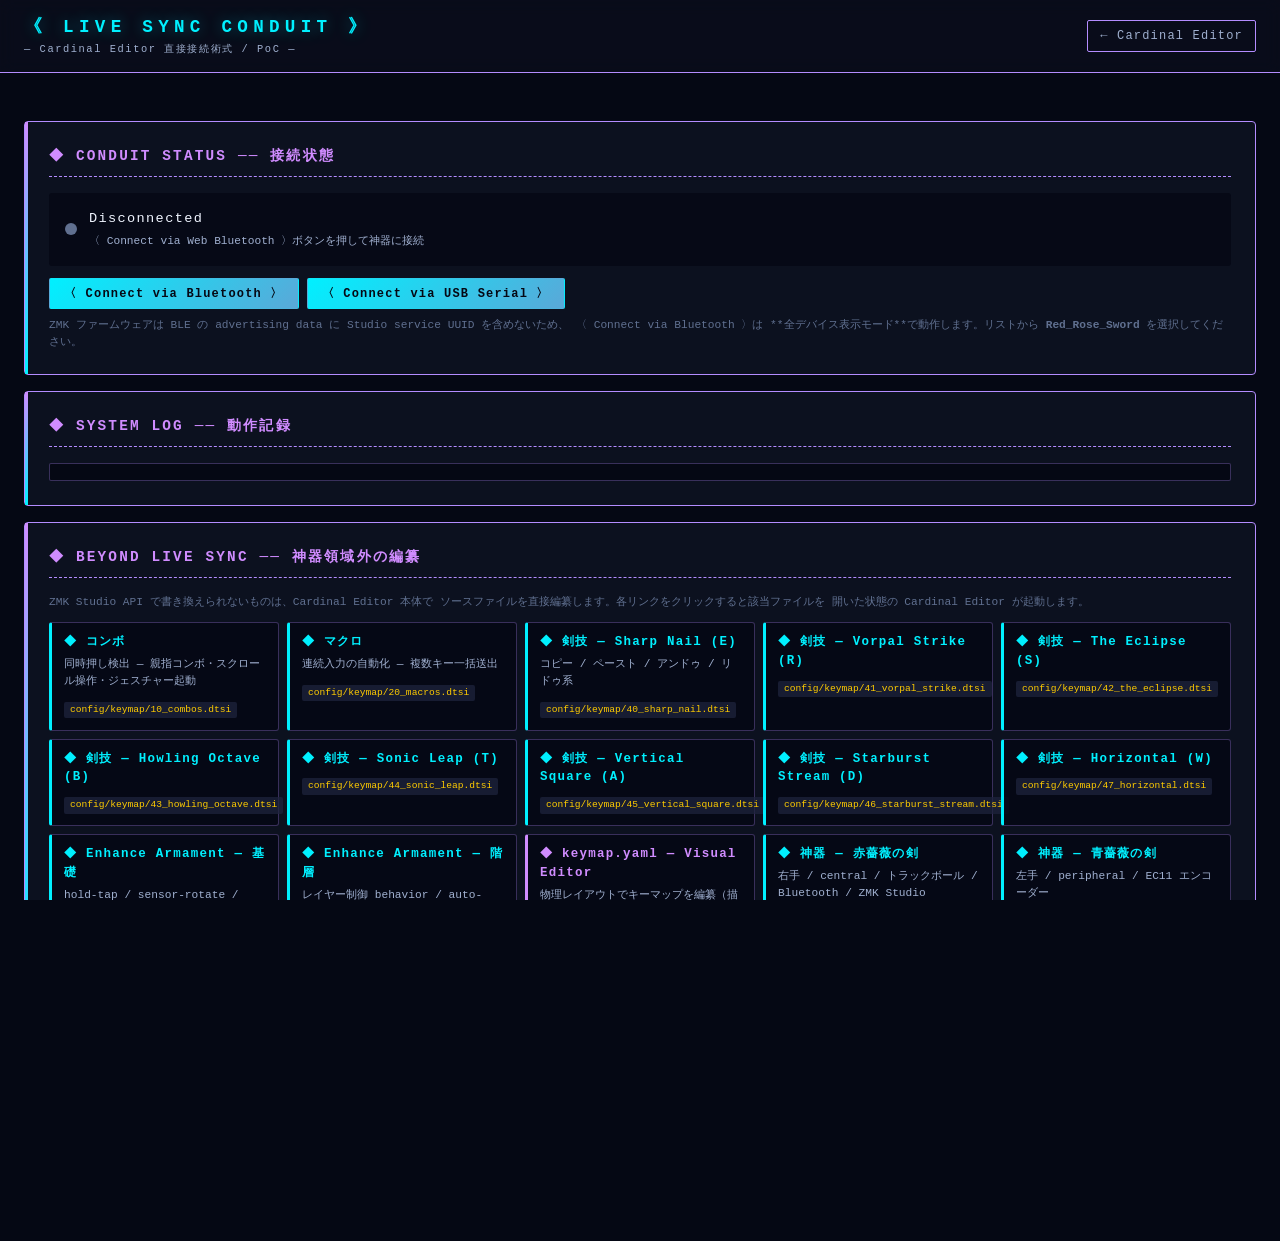
<file: editor/live.html>
<!DOCTYPE html>
<html lang="ja">
<head>
  <meta charset="UTF-8">
  <meta name="viewport" content="width=device-width, initial-scale=1.0">
  <title>《 Cardinal Editor — Live Sync Conduit 》</title>
  <link rel="stylesheet" href="style.css">
  <style>
    /* style.css の overflow: hidden を上書きしてスクロール可能に */
    body {
      overflow-y: auto;
    }
    /* Live Sync 専用スタイル */
    .live-shell {
      max-width: 1400px;
      margin: 24px auto;
      padding: 24px;
    }
    .live-physical-grid {
      overflow-x: auto;
    }
    .live-panel {
      background: var(--bg-panel);
      border: 1px solid var(--border-accent);
      border-radius: 4px;
      padding: 24px;
      margin-bottom: 16px;
      position: relative;
    }
    .live-panel::before {
      content: '';
      position: absolute;
      top: 0;
      left: 0;
      width: 3px;
      height: 100%;
      background: linear-gradient(180deg, var(--accent-violet), var(--accent-cyan));
    }
    .live-panel h2 {
      font-size: 0.9rem;
      letter-spacing: 0.15em;
      color: var(--accent-violet);
      margin-bottom: 16px;
      padding-bottom: 8px;
      border-bottom: 1px dashed var(--border-accent);
    }
    .conduit-state {
      display: flex;
      align-items: center;
      gap: 12px;
      padding: 16px;
      background: var(--bg-deep);
      border-radius: 3px;
      margin-bottom: 12px;
    }
    .conduit-indicator {
      width: 12px;
      height: 12px;
      border-radius: 50%;
      background: var(--text-dim);
      flex-shrink: 0;
    }
    .conduit-indicator.connecting { background: var(--accent-gold); animation: pulse 1s infinite; }
    .conduit-indicator.connected  { background: var(--accent-success); box-shadow: 0 0 8px var(--accent-success); }
    .conduit-indicator.error      { background: var(--accent-crimson); }
    @keyframes pulse {
      0%, 100% { opacity: 1; }
      50%      { opacity: 0.3; }
    }
    .conduit-label {
      font-size: 0.85rem;
      letter-spacing: 0.1em;
    }
    .conduit-detail {
      font-size: 0.7rem;
      color: var(--text-secondary);
      margin-top: 4px;
    }
    .live-actions {
      display: flex;
      gap: 8px;
      flex-wrap: wrap;
    }
    .device-info {
      background: var(--bg-deep);
      padding: 12px;
      font-size: 0.75rem;
      border-radius: 3px;
      margin-top: 12px;
    }
    .device-info dt {
      color: var(--accent-cyan);
      letter-spacing: 0.1em;
      margin-top: 8px;
    }
    .device-info dt:first-child { margin-top: 0; }
    .device-info dd {
      color: var(--text-primary);
      margin-left: 16px;
      word-break: break-all;
    }
    .nav-back {
      display: inline-block;
      color: var(--text-secondary);
      text-decoration: none;
      font-size: 0.75rem;
      letter-spacing: 0.1em;
      padding: 6px 12px;
      border: 1px solid var(--border-accent);
      border-radius: 2px;
    }
    .nav-back:hover { color: var(--accent-cyan); border-color: var(--accent-cyan); }

    /* Memory Matrix（live keymap） */
    .layer-details {
      background: var(--bg-deep);
      border: 1px solid var(--border-soft);
      border-radius: 3px;
      padding: 8px 12px;
      margin-bottom: 8px;
    }
    .layer-details summary {
      cursor: pointer;
      font-size: 0.78rem;
      letter-spacing: 0.1em;
      color: var(--accent-cyan);
      padding: 4px 0;
      display: flex;
      align-items: center;
      gap: 8px;
    }
    .layer-rename-btn {
      margin-left: auto;
      padding: 2px 6px;
      font-size: 0.85rem;
      line-height: 1;
    }
    .layer-details[open] summary {
      border-bottom: 1px dashed var(--border-soft);
      margin-bottom: 8px;
    }
    .live-binding-grid {
      display: grid;
      grid-template-columns: repeat(auto-fill, minmax(110px, 1fr));
      gap: 4px;
      margin-top: 8px;
    }
    .live-physical-grid {
      background: linear-gradient(135deg, var(--bg-deep), var(--bg-panel));
      border: 1px solid var(--border-soft);
      border-radius: 6px;
      margin-top: 8px;
      overflow: visible;
    }
    .live-physical-grid .live-binding-cell {
      display: flex;
      flex-direction: column;
      justify-content: center;
      align-items: center;
      padding: 2px;
      gap: 1px;
      overflow: hidden;
    }
    .live-physical-grid .bind-pos {
      font-size: 0.5rem;
      line-height: 1;
      color: var(--text-dim);
    }
    .live-physical-grid .bind-name {
      font-size: 0.6rem;
      line-height: 1.1;
      font-weight: bold;
      color: var(--text-primary);
      text-align: center;
      max-width: 100%;
      overflow: hidden;
      text-overflow: ellipsis;
      display: -webkit-box;
      -webkit-line-clamp: 2;
      -webkit-box-orient: vertical;
      word-break: break-all;
    }
    .live-physical-grid .bind-params {
      font-size: 0.45rem;
      line-height: 1;
      color: var(--text-secondary);
      font-family: monospace;
    }
    .live-binding-cell {
      background: var(--bg-elevated);
      border: 1px solid var(--border-accent);
      border-radius: 2px;
      padding: 6px 8px;
      font-size: 0.65rem;
      cursor: default;
      transition: all 0.1s ease;
    }
    .live-binding-cell:hover {
      border-color: var(--accent-violet);
      box-shadow: 0 0 6px rgba(180, 140, 255, 0.3);
    }
    .bind-pos {
      color: var(--text-dim);
      font-size: 0.55rem;
    }
    .bind-name {
      color: var(--text-primary);
      font-weight: bold;
      margin: 2px 0;
      word-break: break-all;
    }
    .bind-params {
      color: var(--text-secondary);
      font-size: 0.55rem;
      font-family: monospace;
    }
    .live-clickable { cursor: pointer; }
    .live-clickable:hover {
      border-color: var(--accent-violet);
      background: rgba(180, 140, 255, 0.1);
    }
    .bind-form {
      display: grid;
      grid-template-columns: 2fr 1fr 1fr;
      gap: 8px;
      margin-top: 8px;
    }
    .bind-form label {
      display: flex;
      flex-direction: column;
      gap: 4px;
      font-size: 0.7rem;
      color: var(--text-secondary);
      letter-spacing: 0.1em;
    }
    .bind-input {
      background: var(--bg-elevated);
      border: 1px solid var(--border-accent);
      color: var(--text-primary);
      padding: 6px 8px;
      font-family: inherit;
      font-size: 0.8rem;
      border-radius: 2px;
    }
    .bind-input:focus {
      outline: none;
      border-color: var(--accent-violet);
      box-shadow: 0 0 8px rgba(180, 140, 255, 0.3);
    }
    .bind-label-row {
      grid-column: 1 / -1;
    }
    .quick-pick-block {
      background: rgba(180, 140, 255, 0.07);
      border: 1px dashed var(--border-soft);
      border-radius: 3px;
      padding: 8px;
      margin-top: 8px;
      margin-bottom: 8px;
    }
    .quick-pick-block h4 {
      font-size: 0.7rem;
      letter-spacing: 0.15em;
      color: var(--accent-violet);
      margin-bottom: 6px;
    }
    .qp-row {
      display: grid;
      grid-template-columns: auto 1fr auto 1fr;
      gap: 4px;
      align-items: center;
    }
    .qp-row > select {
      grid-column: span 1;
    }
    .qp-row .qp-val {
      grid-column: 1 / -1;
    }
    .qp-label {
      font-size: 0.65rem;
      color: var(--text-secondary);
      letter-spacing: 0.1em;
    }
    .bind-resolved {
      font-size: 0.65rem;
      color: var(--accent-cyan);
      letter-spacing: 0.1em;
      margin-top: 2px;
      min-height: 0.8em;
    }
    .mod-mask-block {
      background: rgba(180, 140, 255, 0.07);
      border: 1px dashed var(--border-soft);
      border-radius: 3px;
      padding: 8px;
      margin-top: 8px;
      margin-bottom: 8px;
    }
    .mod-mask-block h4 {
      font-size: 0.7rem;
      letter-spacing: 0.15em;
      color: var(--accent-violet);
      margin-bottom: 6px;
    }
    .mod-chip-row {
      display: flex;
      gap: 4px;
      margin-bottom: 4px;
      flex-wrap: wrap;
    }
    .live-mod-chip {
      display: inline-flex;
      align-items: center;
      gap: 4px;
      background: var(--bg-deep);
      border: 1px solid var(--border-accent);
      border-radius: 2px;
      padding: 3px 8px;
      cursor: pointer;
      user-select: none;
      font-size: 0.7rem;
      color: var(--text-secondary);
      transition: all 0.1s ease;
      flex: 1;
      justify-content: center;
    }
    .live-mod-chip:hover {
      border-color: var(--accent-cyan);
      color: var(--accent-cyan);
    }
    .live-mod-chip input { margin: 0; cursor: pointer; accent-color: var(--accent-violet); }
    .live-mod-chip:has(input:checked) {
      background: rgba(180, 140, 255, 0.18);
      border-color: var(--accent-violet);
      color: var(--accent-violet);
      font-weight: bold;
    }
    .dyn-slot {
      background: rgba(126, 207, 255, 0.06);
      border: 1px dashed var(--border-soft);
      border-left: 2px solid var(--accent-cyan);
      border-radius: 3px;
      padding: 10px;
      margin: 8px 0;
    }
    .dyn-slot h4 {
      font-size: 0.72rem;
      letter-spacing: 0.15em;
      color: var(--accent-cyan);
      margin-bottom: 8px;
    }
    .dyn-row {
      display: grid;
      grid-template-columns: auto 1fr;
      gap: 6px 8px;
      align-items: center;
      margin-bottom: 4px;
    }
    .dyn-row label {
      font-size: 0.65rem;
      color: var(--text-secondary);
      letter-spacing: 0.1em;
      white-space: nowrap;
    }
    .dyn-row select, .dyn-row input {
      width: 100%;
    }
    .advanced-params {
      margin-top: 12px;
      background: var(--bg-deep);
      border: 1px solid var(--border-soft);
      border-radius: 3px;
      padding: 8px 10px;
    }
    .advanced-params summary {
      cursor: pointer;
      font-size: 0.65rem;
      color: var(--text-dim);
      letter-spacing: 0.1em;
      user-select: none;
    }
    .advanced-params[open] summary {
      color: var(--accent-gold);
      margin-bottom: 6px;
    }

    /* ◆ GitHub Sync Panel ───────────────────── */
    .github-sync-panel {
      background: var(--bg-deep);
      border: 1px solid var(--border-soft);
      border-left: 3px solid var(--accent-gold);
      border-radius: 3px;
      padding: 14px 16px;
      margin-bottom: 12px;
    }
    .github-sync-panel h3 {
      font-size: 0.78rem;
      letter-spacing: 0.15em;
      color: var(--accent-gold);
      margin-bottom: 10px;
    }
    .github-sync-fields {
      display: grid;
      grid-template-columns: auto 1fr;
      gap: 6px 10px;
      align-items: center;
      margin-bottom: 10px;
    }
    .github-sync-fields label {
      font-size: 0.68rem;
      color: var(--text-secondary);
      letter-spacing: 0.08em;
      white-space: nowrap;
    }
    .github-sync-fields input {
      background: var(--bg-elevated);
      border: 1px solid var(--border-accent);
      color: var(--text-primary);
      padding: 5px 8px;
      font-family: monospace;
      font-size: 0.78rem;
      border-radius: 2px;
      width: 100%;
      box-sizing: border-box;
    }
    .github-sync-fields input:focus {
      outline: none;
      border-color: var(--accent-gold);
      box-shadow: 0 0 6px rgba(255, 200, 80, 0.25);
    }
    .github-sync-status {
      font-size: 0.72rem;
      letter-spacing: 0.08em;
      padding: 5px 8px;
      border-radius: 2px;
      margin-top: 8px;
    }
    .sync-ok    { color: var(--accent-success); background: rgba(80,200,120,0.08); }
    .sync-error { color: var(--accent-crimson); background: rgba(220,60,60,0.08); }
    .sync-syncing { color: var(--accent-gold); background: rgba(255,200,80,0.08); animation: pulse 1s infinite; }
    .btn-github-sync {
      background: linear-gradient(135deg, rgba(255,200,80,0.15), rgba(255,200,80,0.05));
      border: 1px solid var(--accent-gold);
      color: var(--accent-gold);
      padding: 6px 14px;
      font-family: inherit;
      font-size: 0.75rem;
      letter-spacing: 0.1em;
      border-radius: 2px;
      cursor: pointer;
      transition: all 0.1s ease;
    }
    .btn-github-sync:hover {
      background: rgba(255, 200, 80, 0.25);
      box-shadow: 0 0 10px rgba(255, 200, 80, 0.3);
    }
    .github-pat-hint {
      font-size: 0.62rem;
      color: var(--text-dim);
      margin-top: 4px;
      line-height: 1.5;
    }

    /* ◆ Beyond Live Sync grid ─────────────── */
    .beyond-grid {
      display: grid;
      grid-template-columns: repeat(auto-fill, minmax(220px, 1fr));
      gap: 8px;
      margin-top: 12px;
    }
    .beyond-card {
      display: block;
      background: var(--bg-deep);
      border: 1px solid var(--border-soft);
      border-left: 3px solid var(--accent-cyan);
      border-radius: 3px;
      padding: 10px 12px;
      text-decoration: none;
      color: var(--text-primary);
      transition: all 0.1s ease;
    }
    .beyond-card:hover {
      border-color: var(--accent-cyan);
      box-shadow: 0 0 12px rgba(126, 207, 255, 0.3);
      transform: translateY(-1px);
    }
    .beyond-card h3 {
      font-size: 0.78rem;
      letter-spacing: 0.1em;
      color: var(--accent-cyan);
      margin-bottom: 4px;
    }
    .beyond-card p {
      font-size: 0.7rem;
      color: var(--text-secondary);
      margin-bottom: 6px;
    }
    .beyond-card code {
      font-size: 0.6rem;
      color: var(--accent-gold);
      background: var(--bg-elevated);
      padding: 1px 6px;
      border-radius: 2px;
      display: inline-block;
    }
    .beyond-card.beyond-yaml {
      border-left-color: var(--accent-violet);
    }
    .beyond-card.beyond-yaml h3 {
      color: var(--accent-violet);
    }

    /* ◆ Floating Binding Editor ─────────────── */
    #bind-editor {
      position: fixed;
      top: 50%;
      right: 24px;
      transform: translateY(-50%);
      width: 380px;
      max-width: calc(100vw - 48px);
      max-height: 85vh;
      overflow-y: auto;
      z-index: 200;
      box-shadow: 0 8px 32px rgba(0, 0, 0, 0.7),
                  0 0 0 1px var(--accent-violet),
                  0 0 24px rgba(180, 140, 255, 0.3);
      animation: bind-editor-in 0.2s ease-out;
    }
    @keyframes bind-editor-in {
      from { opacity: 0; transform: translateY(-50%) translateX(20px); }
      to   { opacity: 1; transform: translateY(-50%) translateX(0); }
    }
    /* 編集パネルが開いている時、本体に右側余白を確保して図が隠れないようにする */
    body.bind-editor-open .live-shell {
      padding-right: 444px;
      transition: padding-right 0.2s ease-out;
    }
    body.bind-editor-open .live-physical-grid {
      margin-left: 0;
      margin-right: auto;
    }
    /* クリックされたセルを強調 */
    .live-binding-cell.editing {
      outline: 2px solid var(--accent-violet);
      outline-offset: 2px;
      box-shadow: 0 0 16px rgba(180, 140, 255, 0.6);
      z-index: 5;
    }
    @media (max-width: 1100px) {
      #bind-editor {
        top: auto;
        bottom: 12px;
        right: 12px;
        left: 12px;
        width: auto;
        transform: none;
      }
      body.bind-editor-open .live-shell {
        padding-right: 24px;
        padding-bottom: 360px;
      }
      @keyframes bind-editor-in {
        from { opacity: 0; transform: translateY(20px); }
        to   { opacity: 1; transform: translateY(0); }
      }
    }
  </style>
</head>
<body>
  <header class="cardinal-header">
    <div class="header-left">
      <h1>《 LIVE SYNC CONDUIT 》</h1>
      <p class="subtitle">— Cardinal Editor 直接接続術式 / PoC —</p>
    </div>
    <div class="header-right">
      <a href="index.html" class="nav-back">← Cardinal Editor</a>
    </div>
  </header>

  <main class="live-shell">
    <!-- ◆ Conduit Status -->
    <section class="live-panel">
      <h2>◆ CONDUIT STATUS ── 接続状態</h2>
      <div class="conduit-state">
        <span id="conduit-indicator" class="conduit-indicator"></span>
        <div>
          <div id="conduit-label" class="conduit-label">Disconnected</div>
          <div id="conduit-detail" class="conduit-detail">〈 Connect via Web Bluetooth 〉ボタンを押して神器に接続</div>
        </div>
      </div>
      <div class="live-actions">
        <button id="connect-ble-btn" class="btn-primary">〈 Connect via Bluetooth 〉</button>
        <button id="connect-serial-btn" class="btn-primary">〈 Connect via USB Serial 〉</button>
        <button id="connect-ble-all-btn" class="btn-ghost hidden">〈 BLE: Strict Filter 〉</button>
        <button id="disconnect-btn" class="btn-ghost hidden">[ Disconnect ]</button>
        <button id="probe-btn" class="btn-ghost hidden">〈 Memory Recall 〉</button>
      </div>
      <p class="hint" style="margin-top: 8px;">
        ZMK ファームウェアは BLE の advertising data に Studio service UUID を含めないため、
        〈 Connect via Bluetooth 〉は **全デバイス表示モード**で動作します。リストから
        <strong>Red_Rose_Sword</strong> を選択してください。
      </p>
    </section>

    <!-- ◆ Device Info -->
    <section id="device-section" class="live-panel hidden">
      <h2>◆ DEVICE INFO ── 神器情報</h2>
      <dl id="device-info" class="device-info">
        <dt>Device Label</dt><dd id="info-label">—</dd>
      </dl>
    </section>

    <!-- ◆ Keymap View -->
    <section id="keymap-view" class="live-panel hidden">
      <h2>◆ MEMORY MATRIX ── 記憶展開</h2>

      <!-- 〈Studio Unlock Banner〉— RPC で unlock 不能のためバインドキー押下を促す -->
      <div id="unlock-banner" class="conduit-banner hidden">
        🔒 <strong>記憶は封印されています</strong> ──
        キーボード上の <code>&amp;studio_unlock</code> をバインドしたキーを押して解錠してください
        （本リポジトリでは <strong>Bluetooth レイヤー</strong> 中央のキーが該当）。
        <span class="hint">※ZMK Studio プロトコルには unlock RPC が存在しないため、物理キー押下が必須です。</span>
      </div>

      <!-- 〈Memory Synthesis Toolbar〉— レイヤー追加 / 保存 / 破棄 / 工場出荷 -->
      <div class="live-toolbar">
        <span id="lock-badge" class="status-badge hidden"></span>
        <span id="unsaved-badge" class="status-badge badge-warn hidden">✱ UNSAVED</span>
        <button id="add-layer-btn" class="btn-tiny">＋ Add Layer</button>
        <button id="save-changes-btn" class="btn-tiny btn-seal hidden">💾 Save</button>
        <button id="discard-changes-btn" class="btn-tiny btn-ghost hidden">↻ Discard</button>
        <button id="reset-settings-btn" class="btn-tiny btn-danger">⚠ Factory Reset</button>
      </div>

      <!-- ◆ GitHub Sync Panel -->
      <div id="github-sync-panel" class="github-sync-panel">
        <h3>◆ GITHUB SYNC ── 記憶の刻印</h3>
        <p class="hint" style="margin-bottom: 10px;">
          Live Sync Conduit で読み取ったキーマップを GitHub リポジトリへ直接コミットします。<br>
          ブラウザから GitHub API を呼び出すため、ローカルサーバ等の追加ツールは不要です。
        </p>
        <div class="github-sync-fields">
          <label>GitHub PAT</label>
          <div>
            <input type="password" id="github-pat-input" placeholder="ghp_xxxxxxxxxxxxxxxxxxxx" autocomplete="off">
            <p class="github-pat-hint">
              Settings → Developer settings → Personal access tokens → Fine-grained tokens<br>
              必要な権限: <code>contents: read/write</code>（対象リポジトリのみ）
            </p>
          </div>
          <label>Branch</label>
          <input type="text" id="github-branch-input" value="main" placeholder="main">
          <label>Commit メッセージ</label>
          <input type="text" id="github-commit-msg"
            placeholder="feat(live-sync): 〈Memory Inscription〉— キーマップ同期（空欄で自動生成）">
        </div>
        <div class="live-actions">
          <button id="github-sync-btn" class="btn-github-sync">
            〈 GitHub へ同期 〉
          </button>
        </div>
        <div id="github-sync-status" class="github-sync-status hidden"></div>
      </div>

      <div id="keymap-summary"></div>
      <div id="keymap-layers"></div>
    </section>

    <!-- ◆ Binding Editor -->
    <section id="bind-editor" class="live-panel hidden">
      <h2>◆ MEMORY REWRITE LIVE ── 直接書換</h2>
      <p class="hint">
        binding を編集して〈 Apply 〉で <code>SetLayerBinding</code> + <code>SaveChanges</code> を発行します。即時にキーボードへ反映されます。
      </p>
      <input type="hidden" id="bind-layer-id">
      <input type="hidden" id="bind-position">
      <dl class="device-info">
        <dt>Position</dt><dd id="bind-position-display">—</dd>
        <dt>Current</dt><dd id="bind-current">—</dd>
      </dl>
      <div class="bind-form">
        <label class="bind-label-row">術式 (Behavior)
          <select id="bind-behavior" class="bind-input"></select>
        </label>
      </div>

      <!-- ◆ 動的選択 UI（behavior に応じて表示が切り替わる） -->
      <div id="dyn-slot-1" class="dyn-slot hidden">
        <h4 id="dyn-slot-1-label">◆ Slot 1</h4>
        <div id="dyn-slot-1-body"></div>
      </div>
      <div id="dyn-slot-2" class="dyn-slot hidden">
        <h4 id="dyn-slot-2-label">◆ Slot 2</h4>
        <div id="dyn-slot-2-body"></div>
      </div>

      <!-- ◆ 上級者向け: 数値直接入力（折りたたみ） -->
      <details class="advanced-params">
        <summary>◆ Advanced — param1 / param2 数値直接入力</summary>
        <div class="bind-form">
          <label>param1
            <input type="number" id="bind-param1" class="bind-input" value="0">
            <span class="bind-resolved" id="bind-p1-resolved"></span>
          </label>
          <label>param2
            <input type="number" id="bind-param2" class="bind-input" value="0">
            <span class="bind-resolved" id="bind-p2-resolved"></span>
          </label>
        </div>
      </details>
      <div class="live-actions" style="margin-top: 12px;">
        <button id="bind-apply-btn" class="btn-seal">〈 Apply & Save 〉</button>
        <button id="bind-cancel-btn" class="btn-ghost">[ Cancel ]</button>
      </div>
    </section>

    <!-- ◆ System Log -->
    <section class="live-panel">
      <h2>◆ SYSTEM LOG ── 動作記録</h2>
      <pre id="log-output" class="log-output" style="max-height: 240px;"></pre>
    </section>

    <!-- ◆ Beyond Live Sync ── ZMK Studio API で編集できない領域 -->
    <section class="live-panel">
      <h2>◆ BEYOND LIVE SYNC ── 神器領域外の編纂</h2>
      <p class="hint">
        ZMK Studio API で書き換えられないものは、Cardinal Editor 本体で
        ソースファイルを直接編纂します。各リンクをクリックすると該当ファイルを
        開いた状態の Cardinal Editor が起動します。
      </p>
      <div class="beyond-grid">
        <a href="index.html?file=config%2Fkeymap%2F10_combos.dtsi" class="beyond-card">
          <h3>◆ コンボ</h3>
          <p>同時押し検出 — 親指コンボ・スクロール操作・ジェスチャー起動</p>
          <code>config/keymap/10_combos.dtsi</code>
        </a>
        <a href="index.html?file=config%2Fkeymap%2F20_macros.dtsi" class="beyond-card">
          <h3>◆ マクロ</h3>
          <p>連続入力の自動化 — 複数キー一括送出</p>
          <code>config/keymap/20_macros.dtsi</code>
        </a>
        <a href="index.html?file=config%2Fkeymap%2F40_sharp_nail.dtsi" class="beyond-card">
          <h3>◆ 剣技 — Sharp Nail (E)</h3>
          <p>コピー / ペースト / アンドゥ / リドゥ系</p>
          <code>config/keymap/40_sharp_nail.dtsi</code>
        </a>
        <a href="index.html?file=config%2Fkeymap%2F41_vorpal_strike.dtsi" class="beyond-card">
          <h3>◆ 剣技 — Vorpal Strike (R)</h3>
          <code>config/keymap/41_vorpal_strike.dtsi</code>
        </a>
        <a href="index.html?file=config%2Fkeymap%2F42_the_eclipse.dtsi" class="beyond-card">
          <h3>◆ 剣技 — The Eclipse (S)</h3>
          <code>config/keymap/42_the_eclipse.dtsi</code>
        </a>
        <a href="index.html?file=config%2Fkeymap%2F43_howling_octave.dtsi" class="beyond-card">
          <h3>◆ 剣技 — Howling Octave (B)</h3>
          <code>config/keymap/43_howling_octave.dtsi</code>
        </a>
        <a href="index.html?file=config%2Fkeymap%2F44_sonic_leap.dtsi" class="beyond-card">
          <h3>◆ 剣技 — Sonic Leap (T)</h3>
          <code>config/keymap/44_sonic_leap.dtsi</code>
        </a>
        <a href="index.html?file=config%2Fkeymap%2F45_vertical_square.dtsi" class="beyond-card">
          <h3>◆ 剣技 — Vertical Square (A)</h3>
          <code>config/keymap/45_vertical_square.dtsi</code>
        </a>
        <a href="index.html?file=config%2Fkeymap%2F46_starburst_stream.dtsi" class="beyond-card">
          <h3>◆ 剣技 — Starburst Stream (D)</h3>
          <code>config/keymap/46_starburst_stream.dtsi</code>
        </a>
        <a href="index.html?file=config%2Fkeymap%2F47_horizontal.dtsi" class="beyond-card">
          <h3>◆ 剣技 — Horizontal (W)</h3>
          <code>config/keymap/47_horizontal.dtsi</code>
        </a>
        <a href="index.html?file=config%2Fkeymap%2F30_enhance_armament_base.dtsi" class="beyond-card">
          <h3>◆ Enhance Armament — 基礎</h3>
          <p>hold-tap / sensor-rotate / sticky-key / tri-state</p>
          <code>30_enhance_armament_base.dtsi</code>
        </a>
        <a href="index.html?file=config%2Fkeymap%2F31_enhance_armament_layers.dtsi" class="beyond-card">
          <h3>◆ Enhance Armament — 階層</h3>
          <p>レイヤー制御 behavior / auto-layer</p>
          <code>31_enhance_armament_layers.dtsi</code>
        </a>
        <a href="index.html?file=keymap.yaml" class="beyond-card beyond-yaml">
          <h3>◆ keymap.yaml — Visual Editor</h3>
          <p>物理レイアウトでキーマップを編纂（描画用 yaml）</p>
          <code>keymap.yaml</code>
        </a>
        <a href="index.html?file=config%2Fboards%2Fshields%2FAdministrator%2FRed_Rose_Sword.conf" class="beyond-card">
          <h3>◆ 神器 — 赤薔薇の剣</h3>
          <p>右手 / central / トラックボール / Bluetooth / ZMK Studio</p>
          <code>Red_Rose_Sword.conf</code>
        </a>
        <a href="index.html?file=config%2Fboards%2Fshields%2FAdministrator%2FBlue_Rose_Sword.conf" class="beyond-card">
          <h3>◆ 神器 — 青薔薇の剣</h3>
          <p>左手 / peripheral / EC11 エンコーダー</p>
          <code>Blue_Rose_Sword.conf</code>
        </a>
      </div>
    </section>

    <!-- ◆ Phase 2 Notes -->
    <section class="live-panel">
      <h2>◆ PHASE 2 NOTES ── 構築段階注記</h2>
      <p class="hint">
        現状は <strong>Step 2 (PoC)</strong> ── Web Bluetooth 接続 + Transport 確立 まで。
        次段階で RPC リクエストを発行し、キーマップの取得・書換を実装する。
      </p>
      <p class="hint" style="margin-top: 8px;">
        前提条件: Red_Rose_Sword 側で <code>CONFIG_ZMK_STUDIO=y</code> が有効化された
        ファームウェアが書き込まれていること。
      </p>
    </section>
  </main>

  <footer class="cardinal-footer">
    <p>&lt;&lt; LIVE SYNC CONDUIT 〉〉— PoC / Phase 2 / Step 2</p>
  </footer>

  <script type="module" src="live.js?v=20260528-2"></script>
</body>
</html>
</file>
<file: editor/style.css>
/* ===============================
 * 《 Cardinal Editor 》 — Stylesheet
 * SAOテイスト：濃紺背景 + シアン/紫アクセント
 * =============================== */

:root {
  --bg-primary: #050814;
  --bg-panel: rgba(15, 20, 35, 0.75);
  --bg-elevated: rgba(30, 35, 60, 0.75);
  --bg-deep: rgba(5, 8, 20, 0.85);
  --border-accent: #b48cff;
  --border-soft: rgba(180, 140, 255, 0.3);
  --text-primary: #f0f5ff;
  --text-secondary: #a0b0d0;
  --text-dim: #607090;
  --accent-cyan: #00f0ff;
  --accent-violet: #d08cff;
  --accent-gold: #ffcc00;
  --accent-crimson: #ff3366;
  --accent-success: #00ffaa;
  --shadow-glow: 0 0 15px rgba(0, 240, 255, 0.4);
  --shadow-violet: 0 0 15px rgba(208, 140, 255, 0.4);
}

* {
  box-sizing: border-box;
  margin: 0;
  padding: 0;
}

html, body { height: 100%; overflow: hidden; }

body {
  background: var(--bg-primary);
  color: var(--text-primary);
  font-family: 'SF Mono', 'Menlo', 'Consolas', monospace;
  line-height: 1.5;
  display: flex;
  flex-direction: column;
}

.hidden { display: none !important; }

/* ◆ HEADER ────────────────────────────── */
.cardinal-header {
  background: linear-gradient(135deg, var(--bg-panel), var(--bg-elevated));
  border-bottom: 1px solid var(--border-accent);
  padding: 14px 24px;
  display: flex;
  justify-content: space-between;
  align-items: center;
  flex-shrink: 0;
}

.header-left h1 {
  font-size: 1.1rem;
  letter-spacing: 0.3em;
  color: var(--accent-cyan);
  text-shadow: var(--shadow-glow);
}

.subtitle {
  font-size: 0.65rem;
  color: var(--text-secondary);
  letter-spacing: 0.15em;
  margin-top: 2px;
}

.header-right {
  font-size: 0.7rem;
  display: flex;
  gap: 10px;
  align-items: center;
}

.nav-link {
  color: var(--accent-violet);
  text-decoration: none;
  letter-spacing: 0.1em;
  padding: 4px 10px;
  border: 1px solid var(--accent-violet);
  border-radius: 2px;
  font-size: 0.7rem;
  transition: all 0.1s ease;
}

.nav-link:hover {
  background: rgba(180, 140, 255, 0.15);
  box-shadow: 0 0 8px rgba(180, 140, 255, 0.3);
}

#status-indicator {
  font-weight: bold;
  letter-spacing: 0.1em;
}

.status-idle    { color: var(--text-secondary); }
.status-active  { color: var(--accent-cyan); }
.status-success { color: var(--accent-success); }
.status-error   { color: var(--accent-crimson); }
.status-warning { color: var(--accent-gold); }

/* ◆ AUTH BAR ──────────────────────────── */
.auth-bar {
  background: var(--bg-panel);
  border-bottom: 1px solid var(--border-accent);
  padding: 12px 24px;
  flex-shrink: 0;
}

.auth-form {
  display: flex;
  gap: 8px;
  align-items: center;
  flex-wrap: wrap;
}

.auth-form input { flex: 1; min-width: 160px; }
.auth-form button { flex-shrink: 0; }

.auth-hint {
  font-size: 0.7rem;
  color: var(--text-secondary);
  margin-top: 6px;
}

.auth-hint code {
  background: var(--bg-elevated);
  padding: 1px 6px;
  border-radius: 2px;
  color: var(--accent-gold);
}

.auth-remember {
  display: inline-flex;
  align-items: center;
  gap: 6px;
  margin-top: 8px;
  font-size: 0.72rem;
  color: var(--text-secondary);
  letter-spacing: 0.05em;
  cursor: pointer;
  user-select: none;
}

.auth-remember input[type="checkbox"] {
  flex: none;
  min-width: 0;
  width: 14px;
  height: 14px;
  margin: 0;
  cursor: pointer;
}

/* ◆ MAIN SHELL ────────────────────────── */
.editor-shell {
  flex: 1;
  display: grid;
  grid-template-columns: 260px 1fr 320px;
  min-height: 0;
  overflow: hidden;
}

@media (max-width: 1100px) {
  .editor-shell {
    grid-template-columns: 220px 1fr;
  }
  .rightbar {
    display: none;
  }
}

/* ◆ SIDEBAR ───────────────────────────── */
.sidebar {
  background: var(--bg-deep);
  border-right: 1px solid var(--border-accent);
  display: flex;
  flex-direction: column;
  min-height: 0;
  overflow: hidden;
}

.sidebar-header {
  padding: 12px 14px;
  border-bottom: 1px solid var(--border-soft);
  display: flex;
  justify-content: space-between;
  align-items: center;
  flex-shrink: 0;
}

.sidebar-header h2 {
  font-size: 0.7rem;
  letter-spacing: 0.2em;
  color: var(--accent-cyan);
}

.file-tree {
  flex: 1;
  overflow-y: auto;
  padding: 8px 4px;
  font-size: 0.75rem;
}

.tree-folder, .tree-file {
  padding: 3px 8px;
  cursor: pointer;
  white-space: nowrap;
  border-radius: 2px;
  display: flex;
  align-items: center;
  gap: 4px;
  user-select: none;
}

.tree-folder { color: var(--accent-cyan); font-weight: bold; }
.tree-file   { color: var(--text-secondary); padding-left: 24px; }

.tree-folder:hover, .tree-file:hover {
  background: var(--bg-elevated);
  color: var(--text-primary);
}

.tree-file.active {
  background: rgba(126, 207, 255, 0.15);
  color: var(--accent-cyan);
}

.tree-file.modified::after {
  content: '●';
  color: var(--accent-gold);
  margin-left: auto;
  font-size: 0.6rem;
}

.tree-folder.collapsed + .tree-children { display: none; }

.tree-children {
  margin-left: 12px;
  border-left: 1px dashed var(--border-soft);
  padding-left: 4px;
}

.sidebar-footer {
  border-top: 1px solid var(--border-soft);
  padding: 10px 14px;
  flex-shrink: 0;
  max-height: 30%;
  overflow-y: auto;
}

.sidebar-footer h3 {
  font-size: 0.65rem;
  letter-spacing: 0.2em;
  color: var(--accent-gold);
  margin-bottom: 6px;
}

.modified-list {
  list-style: none;
  font-size: 0.7rem;
}

.modified-list li {
  color: var(--accent-gold);
  padding: 2px 0;
  cursor: pointer;
  word-break: break-all;
}

.modified-list li:hover { color: var(--accent-cyan); }
.modified-list li.hint  { color: var(--text-dim); cursor: default; }

/* ◆ EDITOR MAIN ───────────────────────── */
.editor-main {
  display: flex;
  flex-direction: column;
  min-width: 0;
  min-height: 0;
  background: var(--bg-primary);
}

.tab-bar {
  display: flex;
  background: var(--bg-deep);
  border-bottom: 1px solid var(--border-accent);
  overflow-x: auto;
  flex-shrink: 0;
  min-height: 32px;
}

.tab {
  display: flex;
  align-items: center;
  gap: 6px;
  padding: 8px 14px;
  background: var(--bg-deep);
  border-right: 1px solid var(--border-soft);
  color: var(--text-secondary);
  font-size: 0.72rem;
  cursor: pointer;
  white-space: nowrap;
  position: relative;
}

.tab:hover { color: var(--text-primary); }

.tab.active {
  background: var(--bg-primary);
  color: var(--accent-cyan);
  border-bottom: 2px solid var(--accent-cyan);
}

.tab.modified::before {
  content: '●';
  color: var(--accent-gold);
  margin-right: 4px;
  font-size: 0.7rem;
}

.tab .tab-close {
  color: var(--text-dim);
  margin-left: 4px;
  padding: 0 4px;
  border-radius: 2px;
}

.tab .tab-close:hover {
  background: var(--accent-crimson);
  color: var(--bg-primary);
}

/* ◆ VIEW SWITCH ───────────────────────── */
.view-switch {
  display: flex;
  background: var(--bg-deep);
  border-bottom: 1px solid var(--border-soft);
  flex-shrink: 0;
}

.view-btn {
  background: transparent;
  border: none;
  color: var(--text-secondary);
  padding: 6px 14px;
  font-size: 0.7rem;
  letter-spacing: 0.1em;
  cursor: pointer;
  font-family: inherit;
}

.view-btn.active {
  background: var(--bg-primary);
  color: var(--accent-cyan);
  border-bottom: 2px solid var(--accent-cyan);
}

/* ◆ CODE EDITOR WRAP ──────────────────── */
.code-editor-wrap {
  flex: 1;
  min-height: 0;
  position: relative;
  display: flex;
}

#code-editor {
  flex: 1;
  display: flex;
  min-height: 0;
}

.CodeMirror {
  flex: 1;
  height: 100% !important;
  font-family: 'SF Mono', 'Menlo', monospace !important;
  font-size: 0.8rem !important;
}

.empty-state {
  position: absolute;
  inset: 0;
  display: flex;
  flex-direction: column;
  justify-content: center;
  align-items: center;
  color: var(--text-dim);
  pointer-events: none;
}

.empty-state p:first-child {
  font-size: 1.1rem;
  letter-spacing: 0.2em;
  color: var(--text-secondary);
  margin-bottom: 6px;
}

/* ◆ VISUAL EDITOR ─────────────────────── */
.visual-editor,
.conf-editor,
.combos-editor {
  flex: 1;
  min-height: 0;
  overflow-y: auto;
  padding: 16px;
  display: flex;
  flex-direction: column;
  gap: 12px;
}

.combos-entries {
  display: flex;
  flex-direction: column;
  gap: 8px;
}

.combo-card {
  background: var(--bg-elevated);
  border: 1px solid var(--border-soft);
  border-left: 3px solid var(--accent-violet);
  border-radius: 3px;
  padding: 10px 12px;
  display: grid;
  grid-template-columns: 180px 1fr 1fr auto;
  gap: 10px;
  align-items: center;
}

.combo-card.modified {
  border-left-color: var(--accent-gold);
  background: rgba(255, 217, 122, 0.06);
}

.combo-card label {
  display: flex;
  flex-direction: column;
  gap: 3px;
  font-size: 0.65rem;
  letter-spacing: 0.1em;
  color: var(--text-secondary);
}

.combo-card input {
  background: var(--bg-deep);
  border: 1px solid var(--border-accent);
  color: var(--text-primary);
  padding: 4px 8px;
  font-family: 'SF Mono', monospace;
  font-size: 0.75rem;
  border-radius: 2px;
  min-width: 0;
  width: 100%;
}

.combo-card input:focus {
  outline: none;
  border-color: var(--accent-cyan);
  box-shadow: 0 0 6px rgba(126, 207, 255, 0.3);
}

.combo-card .combo-actions {
  display: flex;
  gap: 4px;
}

.combo-delete-btn {
  background: transparent;
  border: 1px solid var(--accent-crimson);
  color: var(--accent-crimson);
  padding: 4px 8px;
  font-size: 0.7rem;
  border-radius: 2px;
  cursor: pointer;
}

.combo-delete-btn:hover {
  background: var(--accent-crimson);
  color: var(--bg-primary);
}

@media (max-width: 1100px) {
  .combo-card {
    grid-template-columns: 1fr 1fr;
  }
  .combo-card .combo-actions {
    grid-column: 1 / -1;
    justify-content: flex-end;
  }
}

/* ◆ Combo card with physical key grid ──── */
.combo-card-with-grid {
  grid-template-columns: 1fr 1fr 1fr auto;
  align-items: start;
}

.combo-card-with-grid .combo-grid-wrap {
  grid-column: 1 / -1;
  margin-top: 8px;
  display: flex;
  justify-content: center;
}

.combo-kp-display {
  font-size: 0.7rem;
  color: var(--text-secondary);
}

.combo-kp-display .combo-kp-label {
  color: var(--text-dim);
  letter-spacing: 0.1em;
}

.combo-kp-display code {
  background: var(--bg-deep);
  color: var(--accent-violet);
  padding: 2px 6px;
  border-radius: 2px;
  font-size: 0.7rem;
}

.combo-key-grid {
  background: linear-gradient(135deg, var(--bg-deep), var(--bg-panel));
  border: 1px solid var(--border-soft);
  border-radius: 4px;
  overflow: visible;
}

.combo-key-cell {
  background: var(--bg-elevated);
  border: 1px solid var(--border-accent);
  border-radius: 3px;
  font-family: 'SF Mono', monospace;
  display: flex;
  flex-direction: column;
  justify-content: center;
  align-items: center;
  cursor: pointer;
  color: var(--text-secondary);
  transition: all 0.1s;
  user-select: none;
  text-align: center;
  word-break: break-all;
  overflow: hidden;
  padding: 2px;
  gap: 1px;
}

.combo-key-cell .combo-key-idx {
  font-size: 0.5rem;
  color: var(--text-dim);
  line-height: 1;
}

.combo-key-cell .combo-key-label {
  font-size: 0.7rem;
  font-weight: bold;
  color: var(--text-primary);
  line-height: 1.1;
  max-width: 100%;
  overflow: hidden;
  text-overflow: ellipsis;
}

.combo-key-cell:hover {
  border-color: var(--accent-cyan);
  transform: scale(1.05);
  z-index: 5;
}

.combo-key-cell:hover .combo-key-label {
  color: var(--accent-cyan);
}

.combo-key-cell.selected {
  background: rgba(180, 140, 255, 0.3);
  border-color: var(--accent-violet);
  box-shadow: 0 0 8px rgba(180, 140, 255, 0.5);
}

.combo-key-cell.selected .combo-key-label,
.combo-key-cell.selected .combo-key-idx {
  color: var(--accent-violet);
}

/* ◆ Gesture Editor 専用スタイル */
.gesture-card {
  grid-template-columns: 1fr;
}

.gesture-header {
  display: flex;
  gap: 16px;
  align-items: center;
  padding: 4px 8px;
  background: var(--bg-deep);
  border-radius: 3px;
  border-left: 3px solid var(--accent-cyan);
  margin-bottom: 4px;
}

.gesture-arrow {
  font-size: 2.4rem;
  color: var(--accent-cyan);
  line-height: 1;
  width: 48px;
  text-align: center;
  text-shadow: 0 0 8px rgba(126, 207, 255, 0.5);
}

.gesture-meta {
  display: flex;
  flex-direction: column;
  gap: 2px;
}

.gesture-skill {
  font-size: 0.85rem;
  letter-spacing: 0.1em;
  color: var(--accent-cyan);
  font-weight: bold;
}

.gesture-base-key,
.gesture-name-display {
  font-size: 0.7rem;
  color: var(--text-secondary);
}

.gesture-base-key code,
.gesture-name-display code {
  background: var(--bg-elevated);
  padding: 1px 6px;
  border-radius: 2px;
  color: var(--accent-gold);
}

.gesture-mods {
  font-size: 0.65rem;
  color: var(--text-dim);
  padding: 4px 8px;
}

.gesture-mods code {
  color: var(--accent-violet);
}

.combo-key-cell.gesture-base-cell {
  background: rgba(126, 207, 255, 0.25);
  border-color: var(--accent-cyan);
  box-shadow: 0 0 12px rgba(126, 207, 255, 0.6);
}

.combo-key-cell.gesture-base-cell .combo-key-label,
.combo-key-cell.gesture-base-cell .combo-key-idx {
  color: var(--accent-cyan);
}

.gesture-cell-arrow {
  position: absolute;
  font-size: 1.6rem;
  color: var(--accent-gold);
  line-height: 1;
  pointer-events: none;
  text-shadow: 0 0 6px var(--accent-gold);
  top: -10px;
  right: -8px;
}

/* ◆ Usage Mini Grid (Macros / Behaviors の "Used in" 表示) */
.usage-wrapper {
  margin-top: 10px;
  padding: 8px;
  background: var(--bg-deep);
  border: 1px dashed var(--border-soft);
  border-radius: 3px;
}

.usage-summary {
  font-size: 0.65rem;
  color: var(--text-secondary);
  margin-bottom: 6px;
}

.usage-summary code {
  background: var(--bg-elevated);
  padding: 1px 6px;
  border-radius: 2px;
  color: var(--accent-gold);
  font-size: 0.65rem;
}

.usage-summary.usage-none {
  color: var(--text-dim);
  font-style: italic;
}

.combo-key-cell.usage-cell {
  background: rgba(255, 217, 122, 0.25);
  border-color: var(--accent-gold);
  box-shadow: 0 0 8px rgba(255, 217, 122, 0.5);
}

.combo-key-cell.usage-cell .combo-key-label {
  color: var(--accent-gold);
}

/* ◆ Behavior Picker Modal ─────────────── */
.behavior-picker-overlay {
  position: fixed;
  inset: 0;
  background: rgba(10, 14, 26, 0.85);
  z-index: 500;
  display: flex;
  justify-content: center;
  align-items: center;
  backdrop-filter: blur(4px);
  animation: bp-fade-in 0.15s ease-out;
}

@keyframes bp-fade-in { from { opacity: 0; } to { opacity: 1; } }

.behavior-picker-modal {
  background: var(--bg-panel);
  border: 1px solid var(--accent-violet);
  border-radius: 4px;
  width: 540px;
  max-width: calc(100vw - 32px);
  max-height: 90vh;
  overflow-y: auto;
  box-shadow: 0 8px 40px rgba(0, 0, 0, 0.7), 0 0 24px rgba(180, 140, 255, 0.4);
}

.bp-header {
  display: flex;
  justify-content: space-between;
  align-items: center;
  padding: 12px 16px;
  border-bottom: 1px solid var(--border-accent);
}

.bp-header h3 {
  font-size: 0.85rem;
  letter-spacing: 0.15em;
  color: var(--accent-violet);
  margin: 0;
}

.bp-body {
  padding: 16px;
  display: flex;
  flex-direction: column;
  gap: 8px;
}

.bp-row {
  display: grid;
  grid-template-columns: 100px 1fr;
  gap: 8px 12px;
  align-items: center;
}

.bp-row label {
  font-size: 0.7rem;
  color: var(--text-secondary);
  letter-spacing: 0.1em;
}

.bp-row select,
.bp-row input {
  background: var(--bg-elevated);
  border: 1px solid var(--border-accent);
  color: var(--text-primary);
  padding: 6px 8px;
  font-family: inherit;
  font-size: 0.78rem;
  border-radius: 2px;
}

.bp-row select:focus,
.bp-row input:focus {
  outline: none;
  border-color: var(--accent-cyan);
  box-shadow: 0 0 6px rgba(126, 207, 255, 0.3);
}

.bp-preview-row {
  margin-top: 8px;
  padding: 10px;
  background: var(--bg-deep);
  border: 1px solid var(--border-accent);
  border-radius: 3px;
}

.bp-preview {
  font-family: 'SF Mono', monospace;
  color: var(--accent-gold);
  font-size: 0.85rem;
  font-weight: bold;
  background: transparent;
  padding: 0;
  word-break: break-all;
}

.bp-actions {
  display: flex;
  gap: 8px;
  justify-content: flex-end;
  margin-top: 12px;
}

#bp-arg1-modmask {
  grid-column: 1 / -1;
}

#bp-arg1-modmask .mod-chip-row {
  display: flex;
  gap: 4px;
  flex-wrap: wrap;
  margin: 4px 0;
}

.bp-pick-btn {
  background: rgba(180, 140, 255, 0.1);
  border: 1px solid var(--accent-violet);
  color: var(--accent-violet);
  padding: 2px 8px;
  font-size: 0.75rem;
  border-radius: 2px;
  cursor: pointer;
  font-family: inherit;
  margin-left: 6px;
  vertical-align: middle;
}

.bp-pick-btn:hover {
  background: var(--accent-violet);
  color: var(--bg-primary);
}

.bp-input-row {
  display: flex;
  gap: 4px;
  align-items: center;
}

.bp-input-row input,
.bp-input-row textarea {
  flex: 1;
  min-width: 0;
}

/* ◆ Diff Preview Modal ─────────────── */
.diff-modal { width: 720px; }

.diff-content {
  background: var(--bg-deep);
  border: 1px solid var(--border-accent);
  border-radius: 3px;
  padding: 8px;
  margin-top: 8px;
  max-height: 50vh;
  overflow-y: auto;
  font-family: 'SF Mono', monospace;
  font-size: 0.7rem;
}

.diff-file {
  margin-bottom: 16px;
}

.diff-file:last-child { margin-bottom: 0; }

.diff-file-header {
  color: var(--accent-violet);
  font-weight: bold;
  padding: 4px 6px;
  background: rgba(180, 140, 255, 0.1);
  border-left: 3px solid var(--accent-violet);
  margin-bottom: 4px;
  font-size: 0.75rem;
}

.diff-line {
  display: flex;
  gap: 8px;
  padding: 1px 6px;
  white-space: pre-wrap;
  word-break: break-all;
}

.diff-line .diff-marker {
  flex-shrink: 0;
  width: 12px;
  text-align: center;
  font-weight: bold;
}

.diff-line.diff-add {
  background: rgba(122, 255, 180, 0.08);
  color: var(--accent-success);
}

.diff-line.diff-add .diff-marker { color: var(--accent-success); }

.diff-line.diff-del {
  background: rgba(255, 122, 138, 0.08);
  color: var(--accent-crimson);
}

.diff-line.diff-del .diff-marker { color: var(--accent-crimson); }

.diff-line.diff-ctx {
  color: var(--text-dim);
}

.diff-hunk-sep {
  color: var(--text-dim);
  font-size: 0.65rem;
  padding: 2px 6px;
  border-top: 1px dashed var(--border-soft);
  margin-top: 4px;
}

.diff-fallback-warning {
  background: rgba(255, 200, 90, 0.10);
  border-left: 3px solid var(--accent-gold, #f0c674);
  color: var(--accent-gold, #f0c674);
  padding: 6px 10px;
  margin: 4px 0;
  font-size: 0.72rem;
  letter-spacing: 0.03em;
}

.conf-entries {
  display: flex;
  flex-direction: column;
  gap: 2px;
  font-family: 'SF Mono', monospace;
  font-size: 0.78rem;
}

.conf-entry {
  display: flex;
  flex-wrap: wrap;
  gap: 8px 16px;
  align-items: center;
  justify-content: space-between;
  padding: 6px 10px;
  background: var(--bg-elevated);
  border: 1px solid var(--border-soft);
  border-left: 2px solid var(--border-accent);
  border-radius: 2px;
}

.conf-entry.modified {
  border-left-color: var(--accent-gold);
  background: rgba(255, 217, 122, 0.06);
}

.conf-entry .conf-key {
  color: var(--accent-cyan);
  font-weight: bold;
  flex: 1 1 auto;
  min-width: 0;
  word-break: keep-all;
  overflow-wrap: anywhere;
}

.conf-entry .conf-comment {
  display: block;
  color: var(--text-dim);
  font-size: 0.72rem;
  font-weight: normal;
  margin-top: 2px;
}

.conf-entry .conf-control {
  flex: 0 0 auto;
  text-align: right;
}

.conf-entry .conf-control input,
.conf-entry .conf-control select {
  background: var(--bg-deep);
  border: 1px solid var(--border-accent);
  color: var(--text-primary);
  padding: 4px 8px;
  font-family: inherit;
  font-size: 0.75rem;
  border-radius: 2px;
}

.conf-bool-toggle {
  display: inline-flex;
  align-items: center;
  gap: 6px;
  cursor: pointer;
  user-select: none;
  font-size: 0.7rem;
  letter-spacing: 0.1em;
}

.conf-bool-toggle input { accent-color: var(--accent-violet); cursor: pointer; }

.conf-bool-toggle input:checked + .conf-bool-label {
  color: var(--accent-success);
}
.conf-bool-toggle input:not(:checked) + .conf-bool-label {
  color: var(--accent-crimson);
}

.conf-section-comment {
  color: var(--accent-violet);
  font-weight: bold;
  padding: 12px 8px 4px;
  letter-spacing: 0.05em;
  border-top: 1px dashed var(--border-soft);
  margin-top: 8px;
}

.conf-section-comment:first-child {
  border-top: none;
  margin-top: 0;
  padding-top: 4px;
}

#conf-filter {
  background: var(--bg-elevated);
  border: 1px solid var(--border-accent);
  color: var(--text-primary);
  padding: 4px 10px;
  font-size: 0.75rem;
  border-radius: 2px;
  flex: 1;
  min-width: 120px;
}

.visual-toolbar {
  display: flex;
  flex-wrap: wrap;
  gap: 4px;
}

.layer-tabs {
  display: flex;
  flex-wrap: wrap;
  gap: 4px;
}

.layer-tab {
  background: var(--bg-elevated);
  border: 1px solid var(--border-accent);
  color: var(--text-secondary);
  padding: 5px 12px;
  font-size: 0.7rem;
  letter-spacing: 0.1em;
  cursor: pointer;
  border-radius: 2px;
  font-family: inherit;
}

.layer-tab:hover { border-color: var(--accent-cyan); color: var(--accent-cyan); }
.layer-tab.active {
  background: var(--accent-cyan);
  color: var(--bg-primary);
  font-weight: bold;
}

.keymap-grid {
  display: grid;
  grid-template-columns: repeat(11, minmax(60px, 1fr));
  gap: 4px;
  font-size: 0.7rem;
}

.keymap-grid.physical-layout {
  display: block;
  background: linear-gradient(135deg, var(--bg-deep), var(--bg-panel));
  border: 1px solid var(--border-soft);
  border-radius: 6px;
  overflow: visible;
}

.keymap-grid.physical-layout .key-cell {
  min-height: 0;
  font-size: 0.65rem;
  padding: 4px;
}

.key-cell {
  background: var(--bg-elevated);
  border: 1px solid var(--border-accent);
  border-radius: 3px;
  padding: 6px 4px;
  min-height: 52px;
  display: flex;
  flex-direction: column;
  justify-content: center;
  align-items: center;
  cursor: pointer;
  text-align: center;
  position: relative;
  word-break: break-all;
  transition: all 0.1s ease;
}

.key-cell:hover {
  border-color: var(--accent-cyan);
  transform: translateY(-1px);
  box-shadow: var(--shadow-glow);
}

.key-cell.selected {
  border-color: var(--accent-violet);
  background: rgba(180, 140, 255, 0.15);
  box-shadow: 0 0 8px rgba(180, 140, 255, 0.4);
}

.key-cell.modified { border-color: var(--accent-gold); }

.key-cell.modified::after {
  content: '●';
  position: absolute;
  top: 2px;
  right: 4px;
  color: var(--accent-gold);
  font-size: 0.6rem;
}

.key-tap {
  color: var(--text-primary);
  font-weight: bold;
  font-size: 0.72rem;
}

.key-hold {
  color: var(--text-secondary);
  font-size: 0.58rem;
  margin-top: 2px;
  opacity: 0.85;
}

.key-edit-form {
  background: var(--bg-panel);
  border: 1px solid var(--accent-violet);
  border-radius: 3px;
  padding: 12px;
}

.key-edit-form h3 {
  font-size: 0.75rem;
  color: var(--accent-violet);
  letter-spacing: 0.15em;
  margin-bottom: 10px;
  padding-bottom: 6px;
  border-bottom: 1px dashed var(--border-accent);
}

/* ◆ FORMS ─────────────────────────────── */
.form-row {
  display: flex;
  gap: 8px;
  align-items: center;
  margin-bottom: 8px;
  flex-wrap: wrap;
}

.form-row label {
  font-size: 0.7rem;
  color: var(--text-secondary);
  min-width: 80px;
  letter-spacing: 0.1em;
}

input[type="text"],
input[type="password"] {
  background: var(--bg-elevated);
  border: 1px solid var(--border-accent);
  color: var(--text-primary);
  padding: 6px 10px;
  font-family: inherit;
  font-size: 0.8rem;
  border-radius: 2px;
  flex: 1;
  min-width: 0;
}

input[type="text"]:focus,
input[type="password"]:focus {
  outline: none;
  border-color: var(--accent-cyan);
  box-shadow: var(--shadow-glow);
}

input[readonly] { opacity: 0.6; cursor: not-allowed; }

select {
  background: var(--bg-elevated);
  border: 1px solid var(--border-accent);
  color: var(--text-primary);
  padding: 6px 8px;
  font-family: inherit;
  font-size: 0.75rem;
  border-radius: 2px;
  cursor: pointer;
}

select:focus {
  outline: none;
  border-color: var(--accent-cyan);
  box-shadow: var(--shadow-glow);
}

.key-categories {
  background: var(--bg-elevated);
  padding: 8px;
  border-radius: 3px;
  border: 1px dashed var(--border-soft);
}

.category-select { flex: 1.5; min-width: 100px; }
.key-select      { flex: 2; min-width: 120px; }
.target-select   { flex: 0.8; min-width: 80px; }

/* ◆ MODIFIER TOGGLES ─────────────────── */
.mod-toggles {
  background: var(--bg-elevated);
  padding: 8px;
  border-radius: 3px;
  border: 1px dashed var(--border-soft);
  gap: 6px;
}

.mod-chip {
  display: inline-flex;
  align-items: center;
  background: var(--bg-deep);
  border: 1px solid var(--border-accent);
  border-radius: 2px;
  padding: 4px 10px;
  cursor: pointer;
  user-select: none;
  font-size: 0.75rem;
  color: var(--text-secondary);
  transition: all 0.1s ease;
  letter-spacing: 0.1em;
  gap: 6px;
}

.mod-chip:hover {
  border-color: var(--accent-cyan);
  color: var(--accent-cyan);
}

.mod-chip input[type="checkbox"] {
  margin: 0;
  accent-color: var(--accent-violet);
  cursor: pointer;
}

.mod-chip:has(input:checked) {
  background: rgba(180, 140, 255, 0.18);
  border-color: var(--accent-violet);
  color: var(--accent-violet);
  font-weight: bold;
  box-shadow: 0 0 8px rgba(180, 140, 255, 0.3);
}

/* ◆ BUTTONS ───────────────────────────── */
button {
  font-family: inherit;
  font-size: 0.75rem;
  letter-spacing: 0.1em;
  padding: 6px 14px;
  border-radius: 2px;
  cursor: pointer;
  transition: all 0.1s ease;
  border: 1px solid transparent;
}

.btn-primary {
  background: linear-gradient(135deg, var(--accent-cyan), #5aa8d8);
  color: var(--bg-primary);
  font-weight: bold;
}

.btn-primary:hover { box-shadow: var(--shadow-glow); transform: translateY(-1px); }

.btn-seal {
  background: linear-gradient(135deg, var(--accent-violet), #8b5fd6);
  color: var(--bg-primary);
  font-weight: bold;
  letter-spacing: 0.2em;
  padding: 10px 20px;
  width: 100%;
}

.btn-seal:hover { box-shadow: 0 0 16px rgba(180, 140, 255, 0.5); }
.btn-seal:disabled { opacity: 0.4; cursor: not-allowed; }

.btn-ghost {
  background: transparent;
  color: var(--text-secondary);
  border: 1px solid var(--border-accent);
}

.btn-ghost:hover { border-color: var(--accent-cyan); color: var(--accent-cyan); }

.btn-tiny {
  background: transparent;
  color: var(--text-secondary);
  border: 1px solid var(--border-soft);
  padding: 2px 8px;
  font-size: 0.8rem;
}
.btn-tiny:hover { color: var(--accent-cyan); border-color: var(--accent-cyan); }
.btn-tiny:disabled {
  opacity: 0.3;
  cursor: not-allowed;
  pointer-events: none;
}

.btn-tiny.btn-seal {
  color: var(--accent-success, #5fd47e);
  border-color: var(--accent-success, #5fd47e);
  /* 親の .btn-seal は width:100% / 大きい padding を持つので、tiny サイズで上書き */
  width: auto;
  background: transparent;
  font-weight: normal;
  letter-spacing: 0.1em;
  padding: 2px 8px;
}
.btn-tiny.btn-seal:hover {
  background: rgba(95, 212, 126, 0.12);
  box-shadow: none;
}

.btn-tiny.btn-danger {
  color: var(--accent-crimson, #ff5a5f);
  border-color: var(--accent-crimson, #ff5a5f);
}
.btn-tiny.btn-danger:hover {
  background: rgba(255, 90, 95, 0.12);
}

/* ◆ Step 3 — Live Toolbar / Badges / Banner */
.live-toolbar {
  display: flex;
  flex-wrap: wrap;
  align-items: center;
  gap: 8px;
  margin: 8px 0 14px;
  padding: 8px 12px;
  background: var(--bg-elevated, rgba(255,255,255,0.04));
  border: 1px solid var(--border-soft);
  border-radius: 4px;
}

.status-badge {
  display: inline-flex;
  align-items: center;
  padding: 2px 8px;
  border-radius: 3px;
  font-size: 0.7rem;
  letter-spacing: 0.06em;
  font-weight: 600;
  border: 1px solid currentColor;
}
.status-badge.badge-ok {
  color: var(--accent-success, #5fd47e);
}
.status-badge.badge-warn {
  color: var(--accent-gold, #f0c674);
}

.conduit-banner {
  background: rgba(240, 198, 116, 0.10);
  border: 1px solid var(--accent-gold, #f0c674);
  color: var(--accent-gold, #f0c674);
  padding: 10px 14px;
  margin: 8px 0;
  border-radius: 4px;
  font-size: 0.78rem;
  letter-spacing: 0.03em;
  line-height: 1.5;
}
.conduit-banner code {
  background: rgba(0,0,0,0.3);
  padding: 1px 6px;
  border-radius: 2px;
  color: var(--accent-cyan, #4fd1c5);
}
.conduit-banner .hint {
  display: block;
  margin-top: 4px;
  opacity: 0.75;
  font-size: 0.72rem;
}

/* ◆ RIGHT BAR ─────────────────────────── */
.rightbar {
  background: var(--bg-deep);
  border-left: 1px solid var(--border-accent);
  display: flex;
  flex-direction: column;
  min-height: 0;
  overflow: hidden;
}

.seal-panel {
  padding: 14px;
  border-bottom: 1px solid var(--border-accent);
  flex-shrink: 0;
}

.seal-panel h2 {
  font-size: 0.75rem;
  letter-spacing: 0.15em;
  color: var(--accent-violet);
  margin-bottom: 10px;
  padding-bottom: 6px;
  border-bottom: 1px dashed var(--border-soft);
}

/* 〈 Sealing Breath 〉— input と SEAL & COMMIT button は同系 violet で密着して見えるため、専用に呼吸を広げる */
.seal-panel .form-row {
  margin-bottom: 14px;
}

/* ◆ 〈 Live Inscription 〉── Auto-Sync パネル ─────── */
.auto-sync-panel {
  margin-top: 14px;
  padding-top: 12px;
  border-top: 1px dashed var(--border-soft);
}

.auto-sync-header {
  display: flex;
  align-items: center;
  justify-content: space-between;
  margin-bottom: 10px;
}

.auto-sync-title {
  font-size: 0.7rem;
  letter-spacing: 0.12em;
  color: var(--accent-gold);
  text-shadow: 0 0 8px rgba(255, 204, 0, 0.4);
}

.auto-sync-debounce-btn {
  font-size: 0.6rem;
  color: var(--text-dim);
  cursor: pointer;
  border: 1px dashed var(--border-soft);
  padding: 2px 6px;
  border-radius: 2px;
  background: transparent;
}
.auto-sync-debounce-btn:hover {
  color: var(--accent-gold);
  border-color: var(--accent-gold);
}

.btn-auto-sync {
  width: 100%;
  padding: 8px;
  font-size: 0.75rem;
  font-family: inherit;
  letter-spacing: 0.15em;
  border-radius: 3px;
  border: 1px solid;
  cursor: pointer;
  transition: all 0.2s;
  font-weight: bold;
}

.btn-auto-sync.auto-sync-off {
  background: transparent;
  border-color: var(--border-soft);
  color: var(--text-dim);
}
.btn-auto-sync.auto-sync-off:hover {
  border-color: var(--accent-gold);
  color: var(--accent-gold);
  box-shadow: 0 0 10px rgba(255, 204, 0, 0.2);
}

.btn-auto-sync.auto-sync-on {
  background: linear-gradient(135deg, rgba(255, 204, 0, 0.15), rgba(0, 240, 255, 0.1));
  border-color: var(--accent-gold);
  color: var(--accent-gold);
  box-shadow: 0 0 12px rgba(255, 204, 0, 0.35);
  animation: auto-sync-pulse 2s ease-in-out infinite;
}

@keyframes auto-sync-pulse {
  0%, 100% { box-shadow: 0 0 12px rgba(255, 204, 0, 0.35); }
  50%       { box-shadow: 0 0 20px rgba(255, 204, 0, 0.6); }
}

.auto-sync-status {
  font-size: 0.65rem;
  margin-top: 6px;
  min-height: 1.2em;
  transition: color 0.3s;
}
.auto-sync-status.sync-idle    { color: var(--text-secondary); }
.auto-sync-status.sync-pending { color: var(--accent-gold); }
.auto-sync-status.sync-active  { color: var(--accent-cyan);  animation: blink-text 0.8s step-start infinite; }
.auto-sync-status.sync-ok      { color: var(--accent-success); }
.auto-sync-status.sync-error   { color: var(--accent-crimson); }

@keyframes blink-text {
  0%, 100% { opacity: 1; }
  50%       { opacity: 0.4; }
}

.auto-sync-hint {
  margin-top: 6px;
  font-size: 0.6rem;
  color: var(--text-dim);
  line-height: 1.6;
}
.auto-sync-hint kbd {
  background: var(--bg-elevated);
  border: 1px solid var(--border-soft);
  border-radius: 2px;
  padding: 1px 4px;
  font-size: 0.58rem;
  font-family: inherit;
  color: var(--accent-cyan);
}

.log-panel {
  flex: 1;
  padding: 14px;
  display: flex;
  flex-direction: column;
  min-height: 0;
}

.log-panel h2 {
  font-size: 0.75rem;
  letter-spacing: 0.15em;
  color: var(--accent-cyan);
  margin-bottom: 10px;
  padding-bottom: 6px;
  border-bottom: 1px dashed var(--border-soft);
  flex-shrink: 0;
}

.log-output {
  background: var(--bg-primary);
  border: 1px solid var(--border-soft);
  padding: 8px;
  font-size: 0.65rem;
  flex: 1;
  overflow-y: auto;
  border-radius: 2px;
  color: var(--text-secondary);
  white-space: pre-wrap;
}

.log-line { margin-bottom: 2px; }
.log-info    { color: var(--text-secondary); }
.log-success { color: var(--accent-success); }
.log-error   { color: var(--accent-crimson); }
.log-warning { color: var(--accent-gold); }

.hint {
  font-size: 0.7rem;
  color: var(--text-dim);
}

/* ◆ FOOTER ────────────────────────────── */
.cardinal-footer {
  text-align: center;
  padding: 10px;
  font-size: 0.65rem;
  color: var(--text-dim);
  letter-spacing: 0.15em;
  border-top: 1px solid var(--border-accent);
  flex-shrink: 0;
  background: var(--bg-deep);
}

/* ◆ SCROLLBAR ─────────────────────────── */
::-webkit-scrollbar { width: 6px; height: 6px; }
::-webkit-scrollbar-track { background: var(--bg-deep); }
::-webkit-scrollbar-thumb {
  background: var(--border-accent);
  border-radius: 3px;
}
::-webkit-scrollbar-thumb:hover { background: var(--accent-cyan); }

/* ◆ SAO HUD & WINDOW EFFECTS ───────────────────────── */
.sao-hud-overlay {
  position: absolute;
  inset: 0;
  pointer-events: none;
  z-index: -1;
  background-image: 
    linear-gradient(rgba(0, 240, 255, 0.03) 1px, transparent 1px),
    linear-gradient(90deg, rgba(0, 240, 255, 0.03) 1px, transparent 1px);
  background-size: 40px 40px;
  background-position: center center;
}

.sao-hud-scanlines {
  position: absolute;
  inset: 0;
  pointer-events: none;
  background: linear-gradient(
    to bottom,
    rgba(255,255,255,0),
    rgba(255,255,255,0) 50%,
    rgba(0,0,0,0.1) 50%,
    rgba(0,0,0,0.1)
  );
  background-size: 100% 4px;
  opacity: 0.3;
}

.sao-hud-vignette {
  position: absolute;
  inset: 0;
  pointer-events: none;
  background: radial-gradient(circle, transparent 50%, rgba(5, 8, 20, 0.8) 100%);
}

.sao-system-wrapper {
  position: relative;
  padding: 20px;
  display: flex;
  flex-direction: column;
  flex: 1;
  min-height: 0;
}

.sao-window-inner {
  flex: 1;
  display: flex;
  flex-direction: column;
  background: var(--bg-panel);
  backdrop-filter: blur(12px);
  -webkit-backdrop-filter: blur(12px);
  border: 1px solid var(--accent-violet);
  box-shadow: 0 0 20px rgba(180, 140, 255, 0.2), inset 0 0 20px rgba(0, 240, 255, 0.05);
  position: relative;
  overflow: hidden;
  border-radius: 10px;
  animation: window-open 0.6s cubic-bezier(0.16, 1, 0.3, 1) forwards;
  opacity: 0;
  transform: scale(0.98);
}

@keyframes window-open {
  0% { opacity: 0; transform: scale(0.95) translateY(10px); }
  100% { opacity: 1; transform: scale(1) translateY(0); }
}

.sao-sys-text {
  position: absolute;
  font-family: 'SF Mono', monospace;
  font-size: 0.55rem;
  letter-spacing: 0.3em;
  color: var(--accent-cyan);
  opacity: 0.7;
  text-shadow: var(--shadow-glow);
}

.top-left { top: -15px; left: 0; }
.top-right { top: -15px; right: 0; }
.bottom-left { bottom: -15px; left: 0; }
.bottom-right { bottom: -15px; right: 0; }

/* Pulse animation for seal button */
.btn-seal {
  position: relative;
  overflow: hidden;
  animation: pulse-border 2s infinite;
}

@keyframes pulse-border {
  0% { box-shadow: 0 0 0 0 rgba(208, 140, 255, 0.4); }
  70% { box-shadow: 0 0 0 6px rgba(208, 140, 255, 0); }
  100% { box-shadow: 0 0 0 0 rgba(208, 140, 255, 0); }
}

/* Glassmorphism updates for existing panels */
.sidebar, .cardinal-header, .auth-bar, .tab-bar, .view-switch {
  background: rgba(15, 20, 35, 0.4) !important;
  backdrop-filter: blur(8px);
}

.behavior-picker-modal, .diff-modal {
  backdrop-filter: blur(16px);
  background: rgba(15, 20, 35, 0.85);
  border: 1px solid var(--accent-cyan);
  box-shadow: 0 0 30px rgba(0, 240, 255, 0.3), inset 0 0 20px rgba(0, 240, 255, 0.1);
  clip-path: polygon(0 8px, 8px 0, calc(100% - 8px) 0, 100% 8px, 100% calc(100% - 8px), calc(100% - 8px) 100%, 8px 100%, 0 calc(100% - 8px));
}

/* ◆ 〈Binding Selector Engine〉— Visual Editor behavior 選択式 UI ─── */
.ve-slot {
  background: rgba(126, 207, 255, 0.05);
  border: 1px dashed var(--border-soft);
  border-left: 2px solid var(--accent-cyan);
  border-radius: 3px;
  padding: 10px 12px;
  margin: 8px 0;
}
.ve-slot-header {
  display: flex;
  align-items: center;
  gap: 8px;
  margin-bottom: 8px;
  padding-bottom: 6px;
  border-bottom: 1px dashed var(--border-soft);
}
.ve-slot-label {
  font-size: 0.72rem;
  letter-spacing: 0.15em;
  color: var(--accent-cyan);
  font-weight: bold;
}
.ve-slot-preview {
  font-size: 0.68rem;
  font-family: monospace;
  color: var(--accent-violet);
  background: rgba(180, 140, 255, 0.1);
  padding: 1px 6px;
  border-radius: 2px;
  border: 1px solid rgba(180, 140, 255, 0.2);
  max-width: 180px;
  overflow: hidden;
  text-overflow: ellipsis;
  white-space: nowrap;
}
.ve-slot-body {
  display: flex;
  flex-direction: column;
  gap: 6px;
}
.ve-row {
  display: grid;
  grid-template-columns: auto 1fr;
  gap: 6px 8px;
  align-items: center;
}
.ve-row label {
  font-size: 0.65rem;
  color: var(--text-secondary);
  letter-spacing: 0.08em;
  white-space: nowrap;
}
.ve-select, .ve-input {
  background: var(--bg-elevated);
  border: 1px solid var(--border-accent);
  color: var(--text-primary);
  padding: 5px 8px;
  font-family: inherit;
  font-size: 0.78rem;
  border-radius: 2px;
  width: 100%;
  box-sizing: border-box;
}
.ve-select:focus, .ve-input:focus {
  outline: none;
  border-color: var(--accent-violet);
  box-shadow: 0 0 6px rgba(180, 140, 255, 0.3);
}
.ve-mod-row {
  display: flex;
  align-items: center;
  gap: 6px;
  flex-wrap: wrap;
  margin-top: 4px;
}
.ve-mod-label {
  font-size: 0.65rem;
  color: var(--text-secondary);
  letter-spacing: 0.08em;
  white-space: nowrap;
}
.ve-mod-chips {
  display: flex;
  gap: 4px;
  flex-wrap: wrap;
}
.ve-mod-chip {
  display: inline-flex;
  align-items: center;
  gap: 3px;
  background: var(--bg-deep);
  border: 1px solid var(--border-accent);
  border-radius: 2px;
  padding: 3px 7px;
  cursor: pointer;
  user-select: none;
  font-size: 0.68rem;
  color: var(--text-secondary);
  transition: all 0.1s ease;
}
.ve-mod-chip:hover { border-color: var(--accent-cyan); color: var(--accent-cyan); }
.ve-mod-chip input { margin: 0; cursor: pointer; accent-color: var(--accent-violet); }
.ve-mod-chip.active,
.ve-mod-chip:has(input:checked) {
  background: rgba(180, 140, 255, 0.15);
  border-color: var(--accent-violet);
  color: var(--accent-violet);
  font-weight: bold;
}
.ve-advanced {
  margin-top: 10px;
  background: var(--bg-deep);
  border: 1px solid var(--border-soft);
  border-radius: 3px;
  padding: 6px 10px;
}
.ve-advanced summary {
  cursor: pointer;
  font-size: 0.65rem;
  color: var(--text-dim);
  letter-spacing: 0.1em;
  user-select: none;
}
.ve-advanced[open] summary {
  color: var(--accent-gold);
  margin-bottom: 6px;
}
</file>
